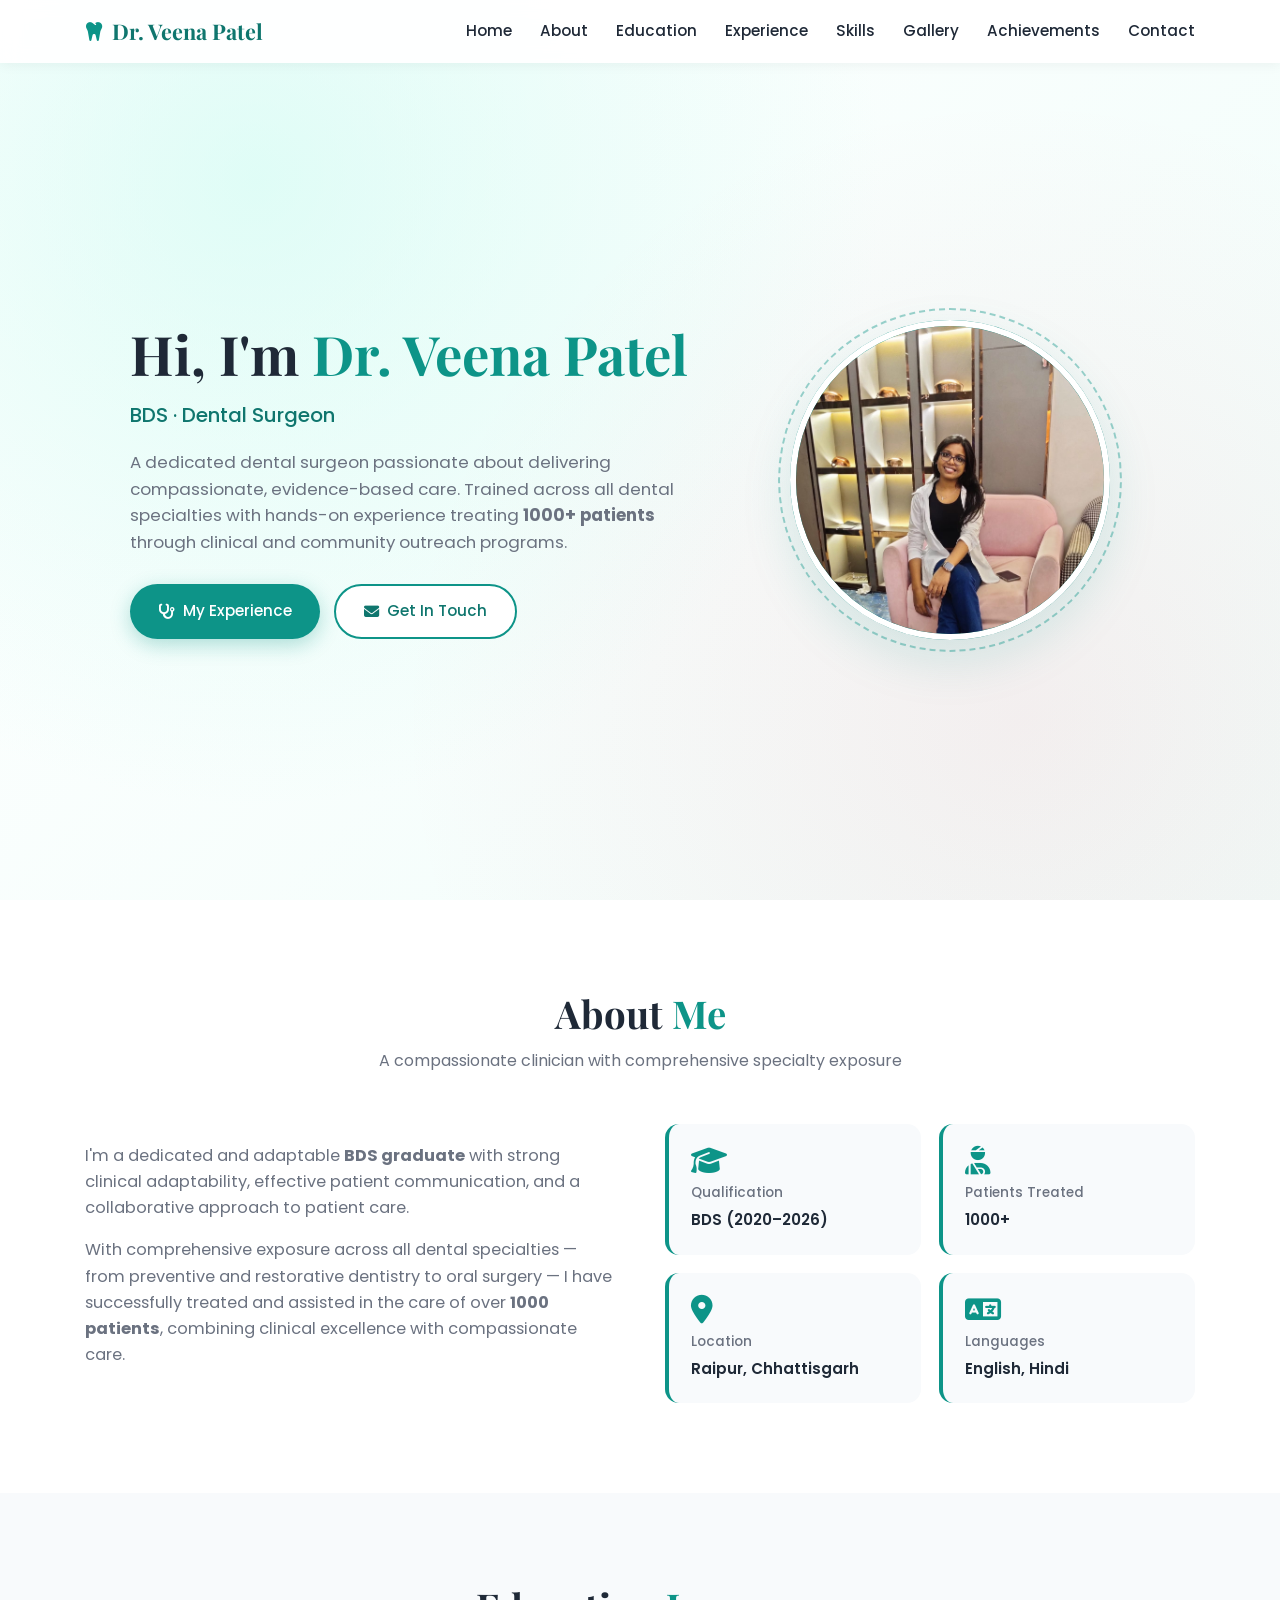
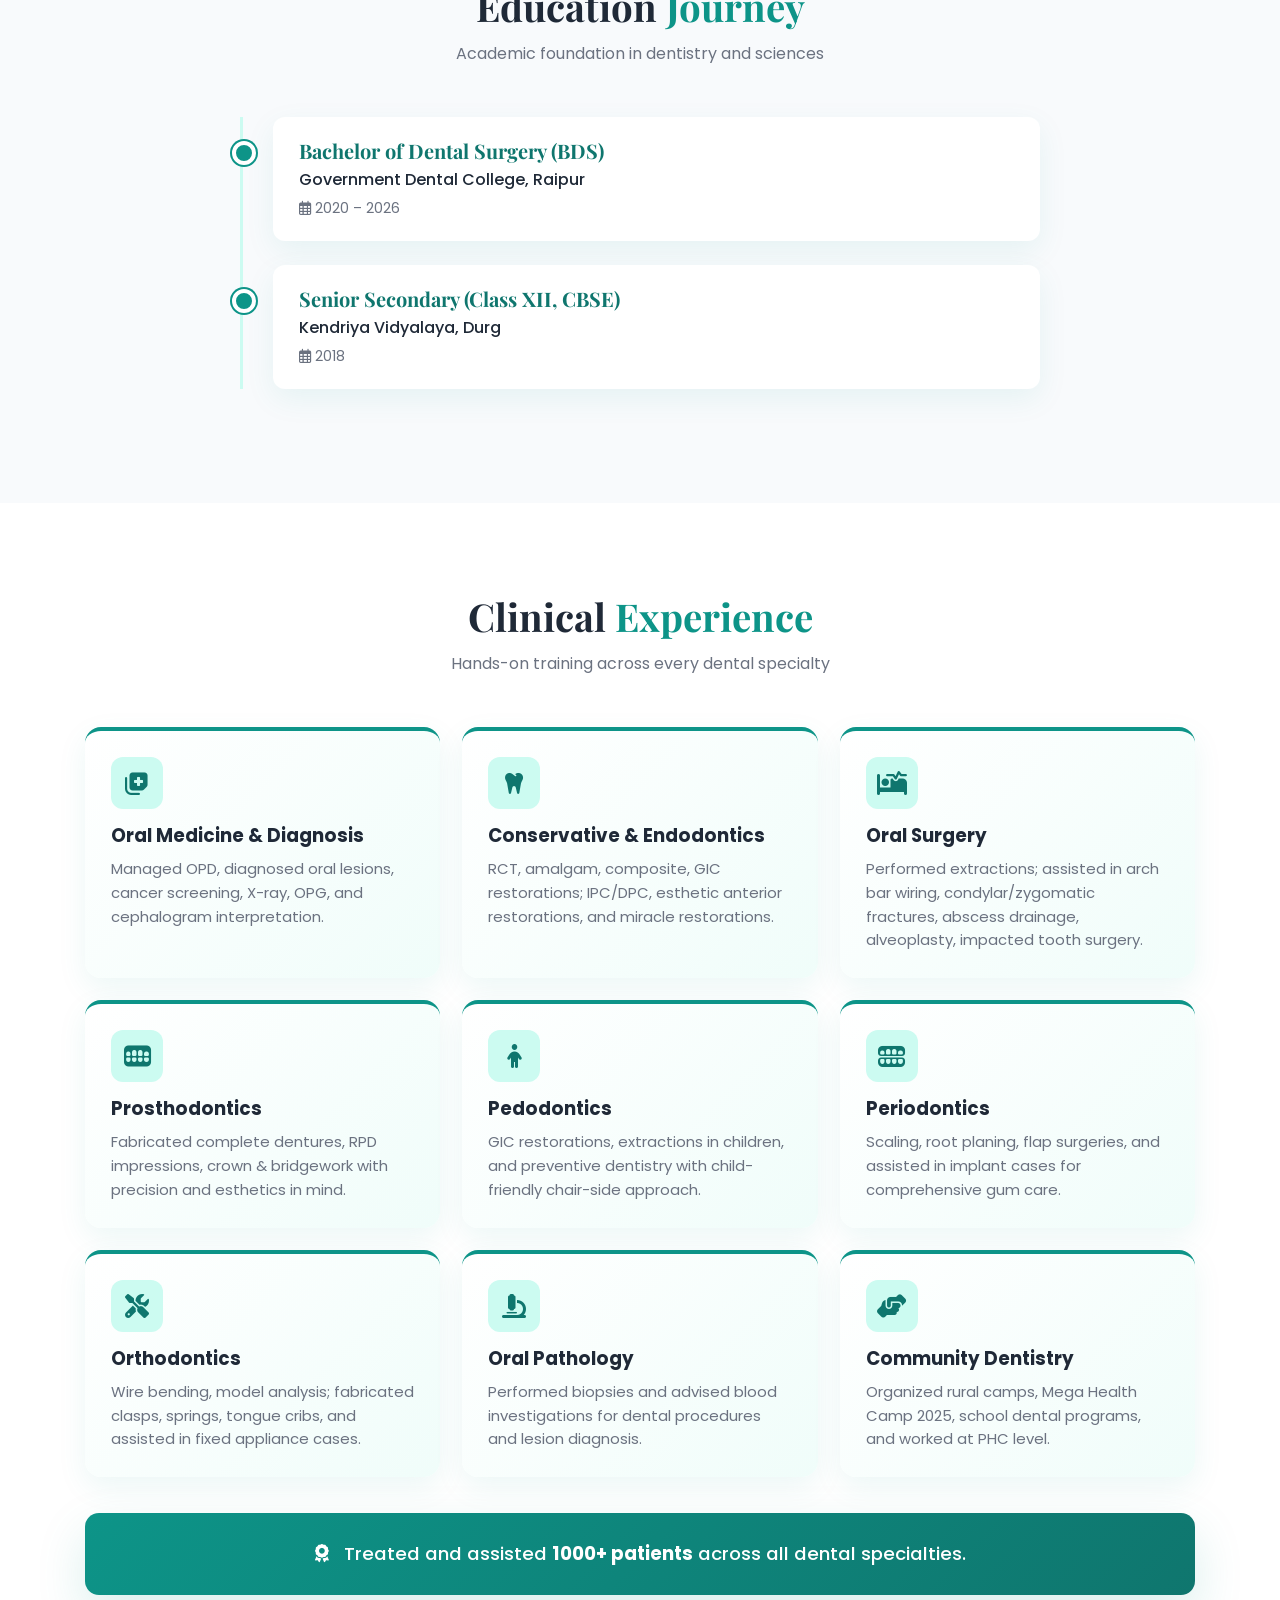
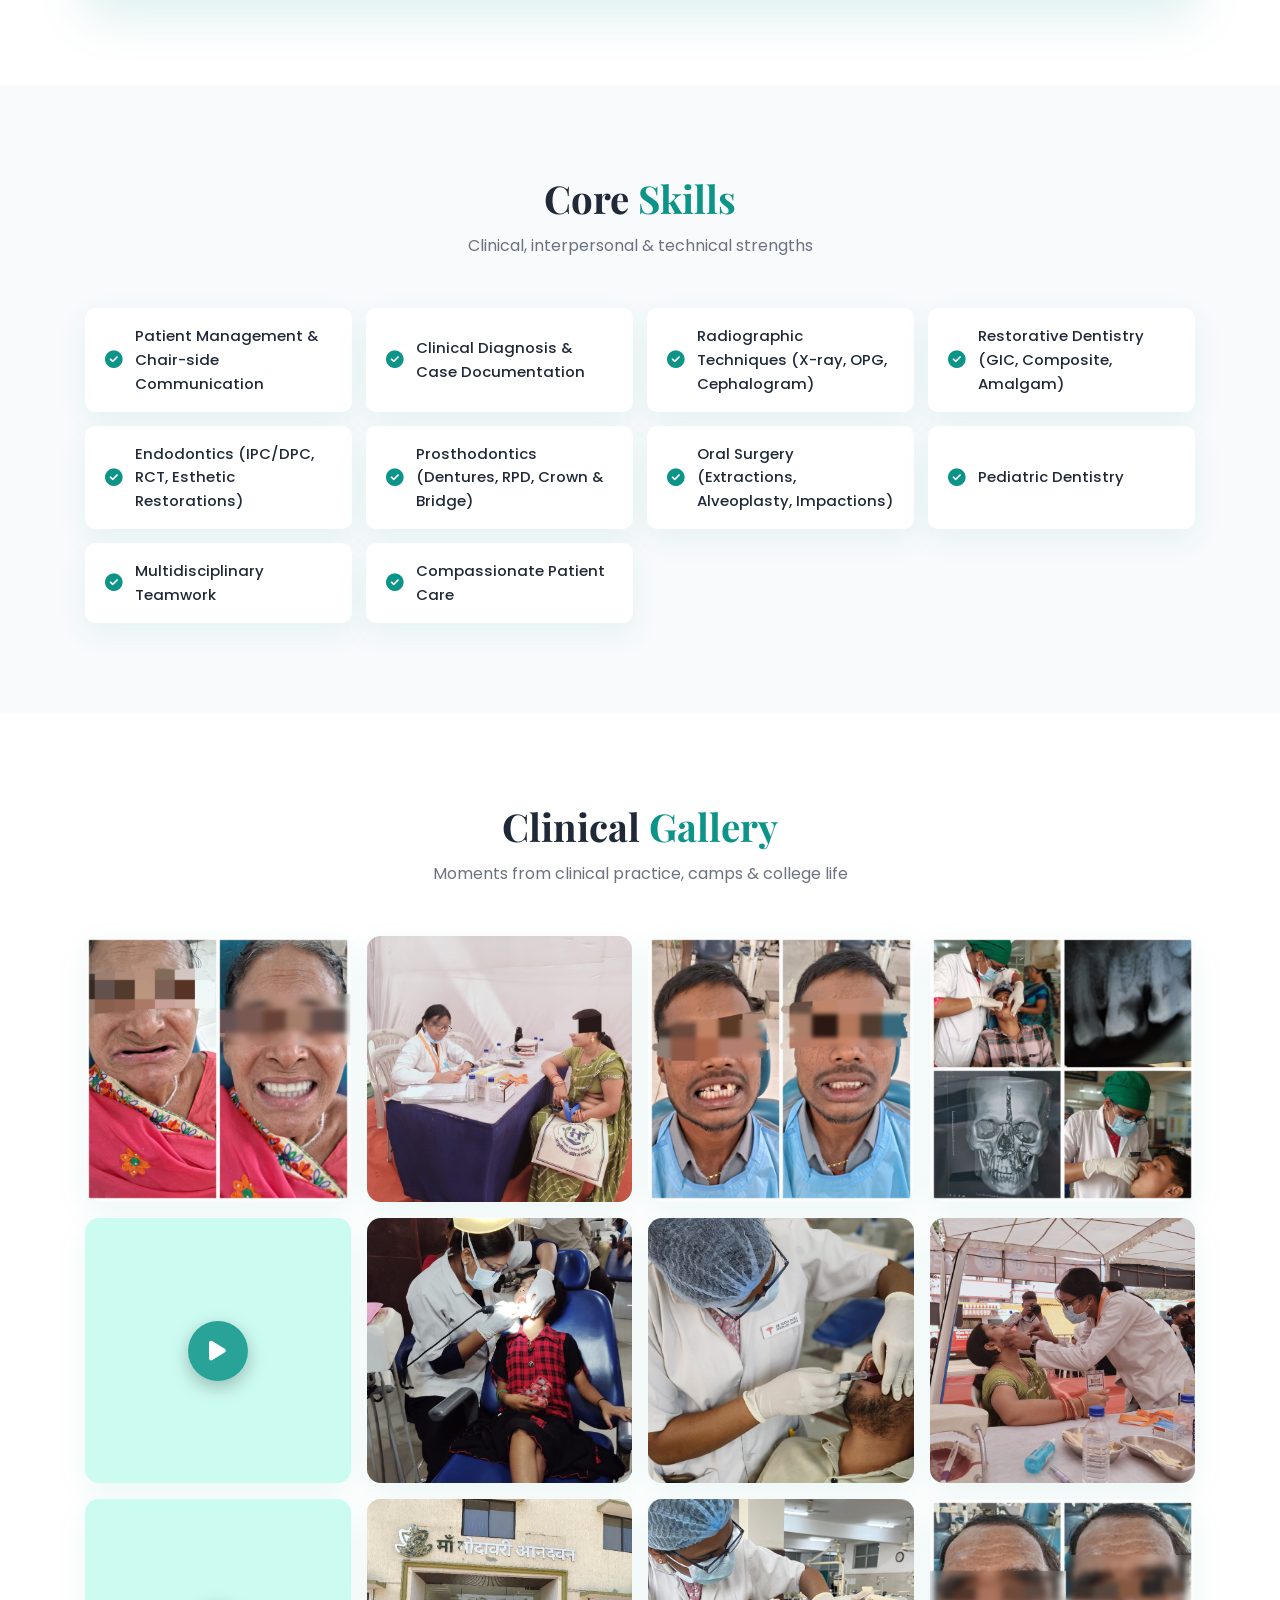
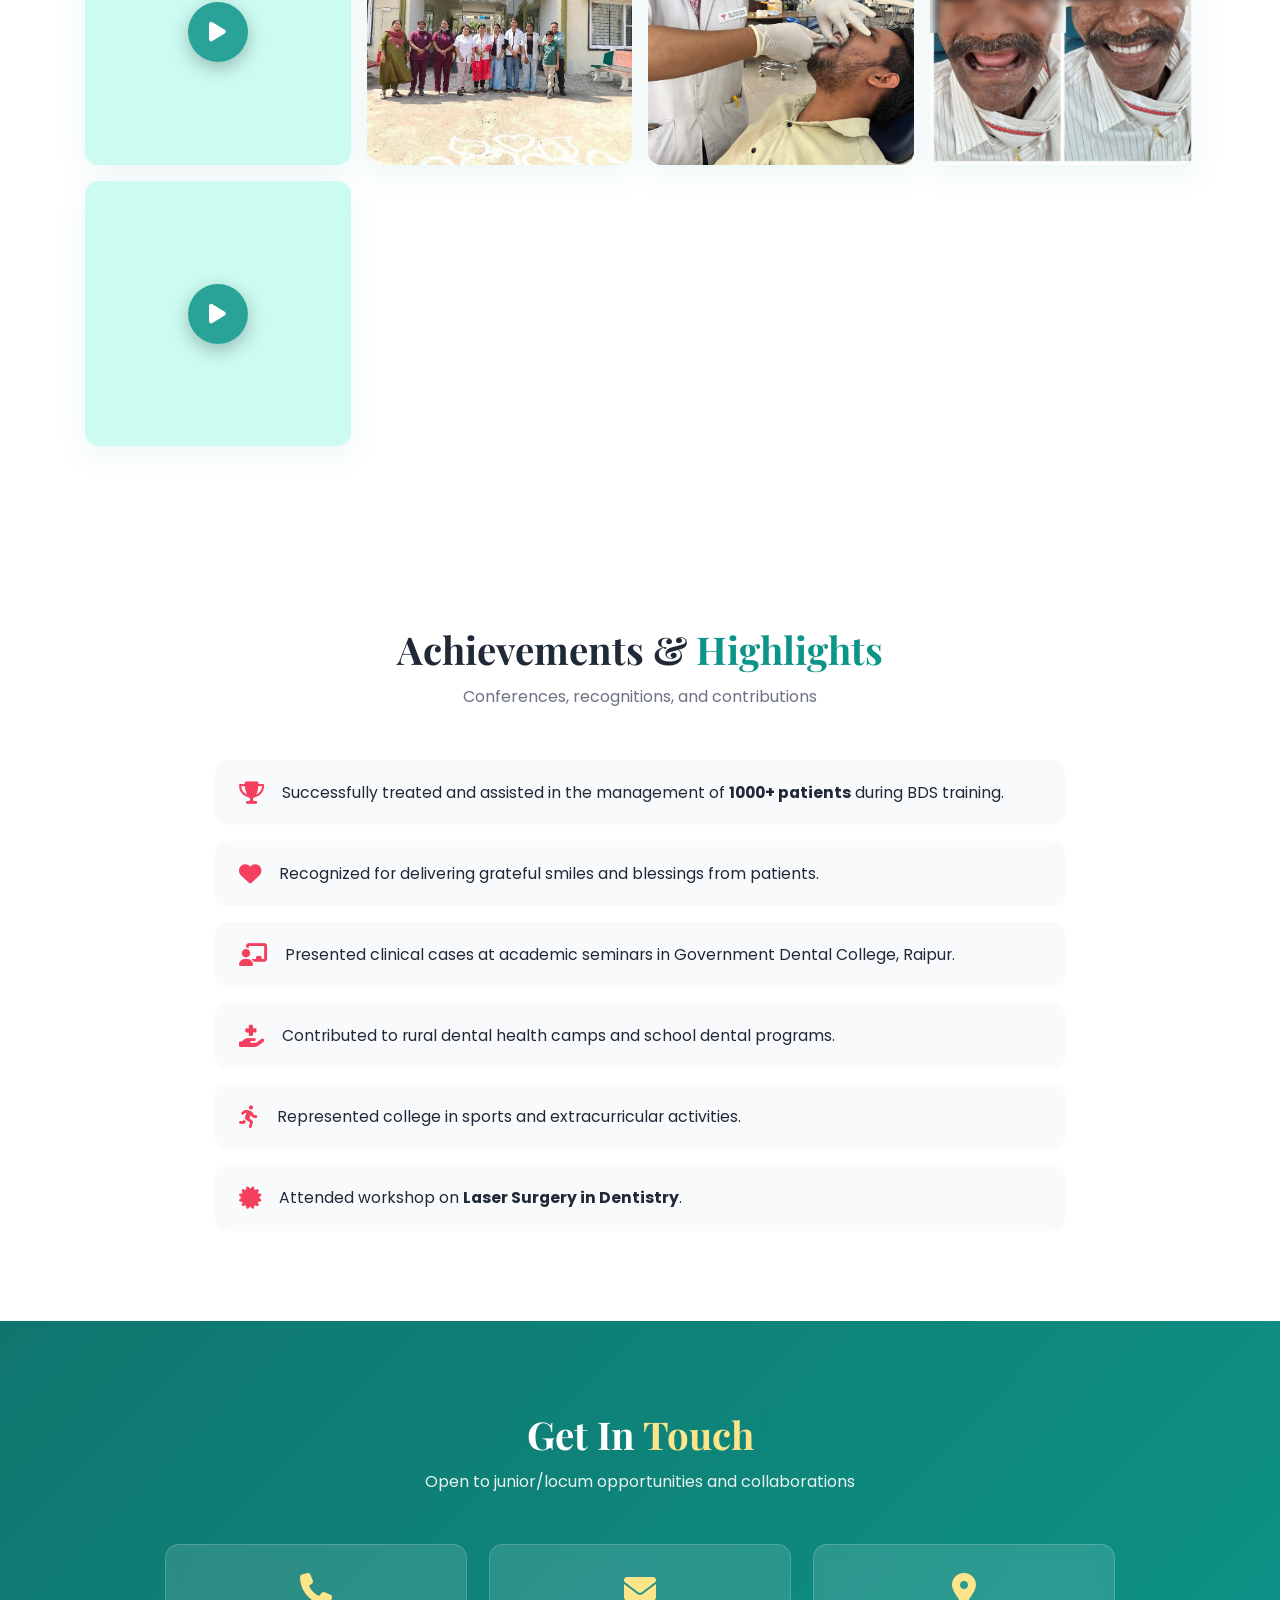
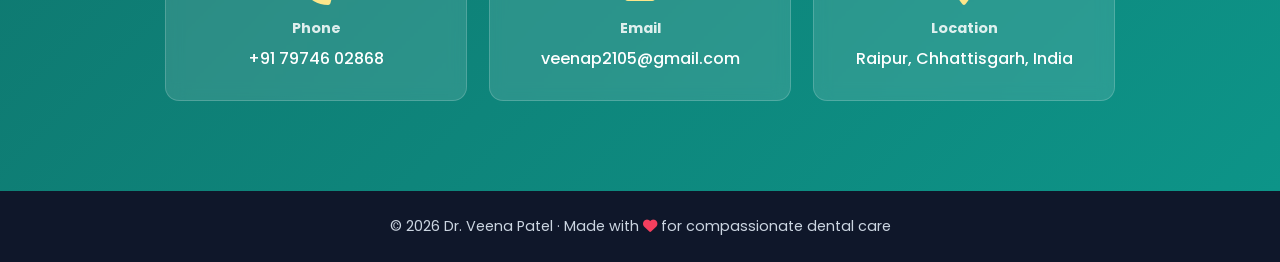
<file: veena.html>
<!DOCTYPE html>
<html lang="en">
<head>
    <meta charset="UTF-8">
    <meta name="viewport" content="width=device-width, initial-scale=1.0">
    <meta name="description" content="Dr. Veena Patel - BDS Graduate. Dental Surgeon Portfolio.">
    <title>Dr. Veena Patel | BDS | Dental Surgeon</title>
    <link rel="stylesheet" href="https://cdnjs.cloudflare.com/ajax/libs/font-awesome/6.4.0/css/all.min.css">
    <link href="https://fonts.googleapis.com/css2?family=Poppins:wght@300;400;500;600;700&family=Playfair+Display:wght@600;700&display=swap" rel="stylesheet">
    <style>
        * { margin: 0; padding: 0; box-sizing: border-box; }

        :root {
            --primary: #0d9488;        /* teal-600 */
            --primary-dark: #0f766e;   /* teal-700 */
            --primary-light: #ccfbf1;  /* teal-100 */
            --accent: #f43f5e;         /* rose-500 */
            --text: #1f2937;
            --text-light: #6b7280;
            --bg: #f8fafc;
            --white: #ffffff;
            --shadow: 0 10px 30px rgba(13, 148, 136, 0.08);
            --shadow-lg: 0 20px 50px rgba(13, 148, 136, 0.15);
        }

        html { scroll-behavior: smooth; }

        body {
            font-family: 'Poppins', sans-serif;
            color: var(--text);
            background: var(--bg);
            line-height: 1.6;
        }

        .container { max-width: 1150px; margin: 0 auto; padding: 0 20px; }

        h1, h2, h3 { font-family: 'Playfair Display', serif; line-height: 1.2; }

        /* Navbar */
        .navbar {
            position: fixed; top: 0; left: 0; right: 0;
            background: rgba(255,255,255,0.95);
            backdrop-filter: blur(10px);
            box-shadow: 0 2px 12px rgba(0,0,0,0.05);
            z-index: 1000;
            padding: 14px 0;
        }
        .navbar .container { display: flex; justify-content: space-between; align-items: center; }
        .nav-brand {
            font-family: 'Playfair Display', serif;
            font-weight: 700;
            font-size: 1.35rem;
            color: var(--primary-dark);
        }
        .nav-brand i { margin-right: 8px; color: var(--primary); }
        .nav-menu { list-style: none; display: flex; gap: 28px; }
        .nav-menu a {
            text-decoration: none; color: var(--text);
            font-weight: 500; font-size: 0.95rem;
            transition: color 0.2s;
        }
        .nav-menu a:hover { color: var(--primary); }
        .hamburger { display: none; flex-direction: column; gap: 5px; cursor: pointer; }
        .hamburger span { width: 25px; height: 3px; background: var(--primary-dark); border-radius: 2px; }

        /* Hero */
        .hero {
            min-height: 100vh;
            padding: 120px 0 60px;
            background:
                radial-gradient(circle at 20% 20%, rgba(204,251,241,0.6), transparent 50%),
                radial-gradient(circle at 80% 80%, rgba(244,63,94,0.08), transparent 50%),
                linear-gradient(135deg, #ffffff 0%, #f0fdfa 100%);
            display: flex; align-items: center;
        }
        .hero-grid {
            display: grid;
            grid-template-columns: 1.4fr 1fr;
            gap: 60px;
            align-items: center;
        }
        .hero-title {
            font-size: 3.4rem;
            color: var(--text);
            margin-bottom: 12px;
        }
        .hero-title .highlight { color: var(--primary); }
        .hero-subtitle {
            font-size: 1.25rem;
            color: var(--primary-dark);
            font-weight: 500;
            margin-bottom: 18px;
        }
        .hero-description {
            font-size: 1.05rem;
            color: var(--text-light);
            margin-bottom: 28px;
            max-width: 560px;
        }
        .hero-buttons { display: flex; gap: 14px; flex-wrap: wrap; }
        .btn {
            padding: 13px 28px;
            border-radius: 50px;
            text-decoration: none;
            font-weight: 500;
            font-size: 0.95rem;
            display: inline-flex; align-items: center; gap: 8px;
            transition: all 0.3s ease;
        }
        .btn-primary {
            background: var(--primary);
            color: white;
            box-shadow: 0 6px 20px rgba(13,148,136,0.3);
        }
        .btn-primary:hover { background: var(--primary-dark); transform: translateY(-2px); }
        .btn-secondary {
            background: white; color: var(--primary-dark);
            border: 2px solid var(--primary);
        }
        .btn-secondary:hover { background: var(--primary-light); }

        .hero-avatar {
            justify-self: center;
            width: 320px; height: 320px;
            border-radius: 50%;
            background: linear-gradient(135deg, var(--primary), var(--primary-dark));
            display: flex; align-items: center; justify-content: center;
            box-shadow: var(--shadow-lg);
            position: relative;
        }
        .hero-avatar::before {
            content: '';
            position: absolute; inset: -12px;
            border-radius: 50%;
            border: 2px dashed var(--primary);
            opacity: 0.4;
            animation: spin 30s linear infinite;
        }
        @keyframes spin { to { transform: rotate(360deg); } }
        .hero-avatar i { font-size: 8rem; color: white; }
        .hero-avatar img {
            width: 100%; height: 100%;
            object-fit: cover;
            border-radius: 50%;
            border: 6px solid white;
        }

        /* Sections */
        section { padding: 90px 0; }
        .section-title {
            text-align: center;
            font-size: 2.4rem;
            margin-bottom: 12px;
            color: var(--text);
        }
        .section-title span { color: var(--primary); }
        .section-subtitle {
            text-align: center;
            color: var(--text-light);
            margin-bottom: 50px;
            font-size: 1rem;
        }

        /* About */
        .about { background: white; }
        .about-grid {
            display: grid;
            grid-template-columns: 1fr 1fr;
            gap: 50px;
            align-items: center;
        }
        .about-text p {
            color: var(--text-light);
            margin-bottom: 16px;
            font-size: 1.02rem;
        }
        .info-cards {
            display: grid;
            grid-template-columns: 1fr 1fr;
            gap: 18px;
        }
        .info-card {
            background: var(--bg);
            padding: 22px;
            border-radius: 14px;
            border-left: 4px solid var(--primary);
            transition: transform 0.3s;
        }
        .info-card:hover { transform: translateY(-4px); }
        .info-card i {
            font-size: 1.8rem;
            color: var(--primary);
            margin-bottom: 8px;
        }
        .info-card h4 { font-family: 'Poppins', sans-serif; font-size: 0.85rem; color: var(--text-light); font-weight: 500; margin-bottom: 4px; }
        .info-card p { font-weight: 600; color: var(--text); font-size: 0.95rem; }

        /* Education */
        .education { background: var(--bg); }
        .timeline {
            max-width: 800px; margin: 0 auto;
            position: relative;
            padding-left: 30px;
            border-left: 3px solid var(--primary-light);
        }
        .timeline-item {
            position: relative;
            background: white;
            padding: 22px 26px;
            border-radius: 12px;
            box-shadow: var(--shadow);
            margin-bottom: 24px;
        }
        .timeline-item::before {
            content: '';
            position: absolute;
            left: -41px; top: 24px;
            width: 16px; height: 16px;
            background: var(--primary);
            border-radius: 50%;
            border: 4px solid white;
            box-shadow: 0 0 0 2px var(--primary);
        }
        .timeline-item h3 { font-size: 1.25rem; color: var(--primary-dark); margin-bottom: 4px; }
        .timeline-item .institute { color: var(--text); font-weight: 500; margin-bottom: 4px; }
        .timeline-item .duration { font-size: 0.88rem; color: var(--text-light); }

        /* Experience */
        .experience { background: white; }
        .exp-grid {
            display: grid;
            grid-template-columns: repeat(auto-fit, minmax(290px, 1fr));
            gap: 22px;
        }
        .exp-card {
            background: linear-gradient(135deg, #ffffff, #f0fdfa);
            padding: 26px;
            border-radius: 16px;
            box-shadow: var(--shadow);
            transition: all 0.3s;
            border-top: 4px solid var(--primary);
        }
        .exp-card:hover {
            transform: translateY(-6px);
            box-shadow: var(--shadow-lg);
        }
        .exp-icon {
            width: 52px; height: 52px;
            background: var(--primary-light);
            border-radius: 12px;
            display: flex; align-items: center; justify-content: center;
            margin-bottom: 16px;
        }
        .exp-icon i { font-size: 1.5rem; color: var(--primary-dark); }
        .exp-card h3 {
            font-family: 'Poppins', sans-serif;
            font-size: 1.15rem;
            margin-bottom: 10px;
            color: var(--text);
        }
        .exp-card p { font-size: 0.93rem; color: var(--text-light); }

        .highlight-banner {
            margin-top: 36px;
            background: linear-gradient(135deg, var(--primary), var(--primary-dark));
            color: white;
            padding: 26px;
            border-radius: 14px;
            text-align: center;
            font-size: 1.15rem;
            font-weight: 500;
            box-shadow: var(--shadow-lg);
        }
        .highlight-banner i { margin-right: 10px; }

        /* Skills */
        .skills { background: var(--bg); }
        .skills-grid {
            display: grid;
            grid-template-columns: repeat(auto-fit, minmax(260px, 1fr));
            gap: 14px;
        }
        .skill-chip {
            background: white;
            padding: 16px 20px;
            border-radius: 10px;
            box-shadow: var(--shadow);
            display: flex; align-items: center; gap: 12px;
            transition: all 0.3s;
        }
        .skill-chip:hover {
            transform: translateX(6px);
            border-left: 4px solid var(--primary);
        }
        .skill-chip i { color: var(--primary); font-size: 1.1rem; }
        .skill-chip span { font-size: 0.93rem; font-weight: 500; }

        /* Achievements */
        .achievements { background: white; }
        .ach-list {
            max-width: 850px;
            margin: 0 auto;
            display: grid;
            gap: 16px;
        }
        .ach-item {
            display: flex; gap: 18px;
            background: var(--bg);
            padding: 20px 24px;
            border-radius: 12px;
            transition: all 0.3s;
        }
        .ach-item:hover { background: var(--primary-light); }
        .ach-item i {
            color: var(--accent);
            font-size: 1.4rem;
            margin-top: 2px;
        }
        .ach-item p { color: var(--text); font-size: 0.98rem; }

        /* Contact */
        .contact {
            background: linear-gradient(135deg, var(--primary-dark), var(--primary));
            color: white;
        }
        .contact .section-title, .contact .section-subtitle { color: white; }
        .contact .section-title span { color: #fde68a; }
        .contact .section-subtitle { opacity: 0.9; }
        .contact-grid {
            display: grid;
            grid-template-columns: repeat(auto-fit, minmax(250px, 1fr));
            gap: 22px;
            max-width: 950px;
            margin: 0 auto;
        }
        .contact-card {
            background: rgba(255,255,255,0.12);
            backdrop-filter: blur(8px);
            padding: 28px 22px;
            border-radius: 14px;
            text-align: center;
            border: 1px solid rgba(255,255,255,0.18);
            transition: all 0.3s;
        }
        .contact-card:hover { background: rgba(255,255,255,0.18); transform: translateY(-4px); }
        .contact-card i { font-size: 2rem; margin-bottom: 12px; color: #fde68a; }
        .contact-card h4 { font-family: 'Poppins', sans-serif; font-size: 0.9rem; margin-bottom: 6px; opacity: 0.85; }
        .contact-card a, .contact-card p {
            color: white; text-decoration: none; font-weight: 500; font-size: 1rem;
            word-break: break-word;
        }
        .contact-card a:hover { text-decoration: underline; }

        /* Footer */
        footer {
            background: #0f172a;
            color: #cbd5e1;
            text-align: center;
            padding: 24px 0;
            font-size: 0.9rem;
        }
        footer i { color: var(--accent); }

        /* Gallery */
        .gallery { background: white; }
        .gallery-grid {
            display: grid;
            grid-template-columns: repeat(auto-fill, minmax(240px, 1fr));
            gap: 16px;
        }
        .gallery-item {
            position: relative;
            aspect-ratio: 1 / 1;
            overflow: hidden;
            border-radius: 14px;
            cursor: pointer;
            box-shadow: var(--shadow);
            background: var(--primary-light);
            transition: transform 0.35s ease, box-shadow 0.35s ease;
        }
        .gallery-item img, .gallery-item video {
            width: 100%; height: 100%;
            object-fit: cover;
            display: block;
            transition: transform 0.5s ease;
        }
        .gallery-item:hover { transform: translateY(-4px); box-shadow: var(--shadow-lg); }
        .gallery-item:hover img, .gallery-item:hover video { transform: scale(1.08); }
        .gallery-item .gallery-overlay {
            position: absolute; inset: 0;
            background: linear-gradient(to top, rgba(15, 118, 110, 0.7), transparent 50%);
            opacity: 0;
            transition: opacity 0.3s ease;
            display: flex; align-items: flex-end; justify-content: center;
            padding: 16px;
            color: white;
            font-size: 1.2rem;
        }
        .gallery-item:hover .gallery-overlay { opacity: 1; }
        .gallery-item.video-item::after {
            content: '\f04b';
            font-family: 'Font Awesome 6 Free';
            font-weight: 900;
            position: absolute;
            top: 50%; left: 50%;
            transform: translate(-50%, -50%);
            width: 60px; height: 60px;
            background: rgba(13, 148, 136, 0.85);
            color: white;
            border-radius: 50%;
            display: flex; align-items: center; justify-content: center;
            font-size: 1.4rem;
            pointer-events: none;
            box-shadow: 0 6px 18px rgba(0,0,0,0.25);
        }

        /* Lightbox */
        .lightbox {
            position: fixed; inset: 0;
            background: rgba(0, 0, 0, 0.92);
            display: none;
            align-items: center; justify-content: center;
            z-index: 2000;
            padding: 30px;
            animation: fadeIn 0.25s ease;
        }
        .lightbox.active { display: flex; }
        @keyframes fadeIn { from { opacity: 0; } to { opacity: 1; } }
        .lightbox-content {
            max-width: 92vw;
            max-height: 88vh;
            border-radius: 10px;
            box-shadow: 0 20px 60px rgba(0,0,0,0.5);
        }
        .lightbox-content img, .lightbox-content video {
            max-width: 92vw;
            max-height: 88vh;
            border-radius: 10px;
            display: block;
        }
        .lightbox-close, .lightbox-prev, .lightbox-next {
            position: absolute;
            background: rgba(255,255,255,0.12);
            color: white;
            border: none;
            width: 50px; height: 50px;
            border-radius: 50%;
            font-size: 1.4rem;
            cursor: pointer;
            display: flex; align-items: center; justify-content: center;
            transition: background 0.2s, transform 0.2s;
            backdrop-filter: blur(10px);
        }
        .lightbox-close:hover, .lightbox-prev:hover, .lightbox-next:hover {
            background: rgba(255,255,255,0.25);
            transform: scale(1.1);
        }
        .lightbox-close { top: 24px; right: 24px; }
        .lightbox-prev { left: 24px; top: 50%; transform: translateY(-50%); }
        .lightbox-next { right: 24px; top: 50%; transform: translateY(-50%); }
        .lightbox-prev:hover, .lightbox-next:hover { transform: translateY(-50%) scale(1.1); }
        .lightbox-counter {
            position: absolute;
            bottom: 24px; left: 50%;
            transform: translateX(-50%);
            color: white;
            background: rgba(0,0,0,0.5);
            padding: 6px 16px;
            border-radius: 20px;
            font-size: 0.9rem;
        }

        /* Responsive */
        @media (max-width: 860px) {
            .nav-menu { display: none; }
            .hamburger { display: flex; }
            .nav-menu.active {
                display: flex;
                position: absolute; top: 60px; left: 0; right: 0;
                background: white;
                flex-direction: column;
                padding: 20px;
                gap: 18px;
                box-shadow: 0 8px 20px rgba(0,0,0,0.1);
            }
            .hero-grid, .about-grid { grid-template-columns: 1fr; gap: 40px; }
            .hero-title { font-size: 2.3rem; }
            .hero-avatar { width: 240px; height: 240px; }
            .hero-avatar i { font-size: 6rem; }
            .section-title { font-size: 1.9rem; }
            section { padding: 60px 0; }
            .info-cards { grid-template-columns: 1fr; }
            .gallery-grid { grid-template-columns: repeat(auto-fill, minmax(150px, 1fr)); gap: 10px; }
            .lightbox-close, .lightbox-prev, .lightbox-next { width: 42px; height: 42px; font-size: 1.1rem; }
            .lightbox-close { top: 14px; right: 14px; }
            .lightbox-prev { left: 10px; }
            .lightbox-next { right: 10px; }
        }
    </style>
</head>
<body>
    <!-- Navigation -->
    <nav class="navbar">
        <div class="container">
            <div class="nav-brand"><i class="fas fa-tooth"></i>Dr. Veena Patel</div>
            <ul class="nav-menu" id="navMenu">
                <li><a href="#home">Home</a></li>
                <li><a href="#about">About</a></li>
                <li><a href="#education">Education</a></li>
                <li><a href="#experience">Experience</a></li>
                <li><a href="#skills">Skills</a></li>
                <li><a href="#gallery">Gallery</a></li>
                <li><a href="#achievements">Achievements</a></li>
                <li><a href="#contact">Contact</a></li>
            </ul>
            <div class="hamburger" id="hamburger">
                <span></span><span></span><span></span>
            </div>
        </div>
    </nav>

    <!-- Hero -->
    <section id="home" class="hero">
        <div class="container">
            <div class="hero-grid">
                <div>
                    <h1 class="hero-title">Hi, I'm <span class="highlight">Dr. Veena Patel</span></h1>
                    <p class="hero-subtitle">BDS &middot; Dental Surgeon</p>
                    <p class="hero-description">
                        A dedicated dental surgeon passionate about delivering compassionate, evidence-based care.
                        Trained across all dental specialties with hands-on experience treating
                        <strong>1000+ patients</strong> through clinical and community outreach programs.
                    </p>
                    <div class="hero-buttons">
                        <a href="#experience" class="btn btn-primary"><i class="fas fa-stethoscope"></i> My Experience</a>
                        <a href="#contact" class="btn btn-secondary"><i class="fas fa-envelope"></i> Get In Touch</a>
                    </div>
                </div>
                <div class="hero-avatar">
                    <img src="Veena_dental/veena_photo.jpeg" alt="Dr. Veena Patel">
                </div>
            </div>
        </div>
    </section>

    <!-- About -->
    <section id="about" class="about">
        <div class="container">
            <h2 class="section-title">About <span>Me</span></h2>
            <p class="section-subtitle">A compassionate clinician with comprehensive specialty exposure</p>
            <div class="about-grid">
                <div class="about-text">
                    <p>
                        I'm a dedicated and adaptable <strong>BDS graduate</strong> with strong clinical adaptability,
                        effective patient communication, and a collaborative approach to patient care.
                    </p>
                    <p>
                        With comprehensive exposure across all dental specialties — from preventive and restorative
                        dentistry to oral surgery — I have successfully treated and assisted in the care of
                        over <strong>1000 patients</strong>, combining clinical excellence with compassionate care.
                    </p>
                </div>
                <div class="info-cards">
                    <div class="info-card">
                        <i class="fas fa-graduation-cap"></i>
                        <h4>Qualification</h4>
                        <p>BDS (2020–2026)</p>
                    </div>
                    <div class="info-card">
                        <i class="fas fa-user-injured"></i>
                        <h4>Patients Treated</h4>
                        <p>1000+</p>
                    </div>
                    <div class="info-card">
                        <i class="fas fa-map-marker-alt"></i>
                        <h4>Location</h4>
                        <p>Raipur, Chhattisgarh</p>
                    </div>
                    <div class="info-card">
                        <i class="fas fa-language"></i>
                        <h4>Languages</h4>
                        <p>English, Hindi</p>
                    </div>
                </div>
            </div>
        </div>
    </section>

    <!-- Education -->
    <section id="education" class="education">
        <div class="container">
            <h2 class="section-title">Education <span>Journey</span></h2>
            <p class="section-subtitle">Academic foundation in dentistry and sciences</p>
            <div class="timeline">
                <div class="timeline-item">
                    <h3>Bachelor of Dental Surgery (BDS)</h3>
                    <p class="institute">Government Dental College, Raipur</p>
                    <p class="duration"><i class="far fa-calendar-alt"></i> 2020 – 2026</p>
                </div>
                <div class="timeline-item">
                    <h3>Senior Secondary (Class XII, CBSE)</h3>
                    <p class="institute">Kendriya Vidyalaya, Durg</p>
                    <p class="duration"><i class="far fa-calendar-alt"></i> 2018</p>
                </div>
            </div>
        </div>
    </section>

    <!-- Experience -->
    <section id="experience" class="experience">
        <div class="container">
            <h2 class="section-title">Clinical <span>Experience</span></h2>
            <p class="section-subtitle">Hands-on training across every dental specialty</p>
            <div class="exp-grid">
                <div class="exp-card">
                    <div class="exp-icon"><i class="fas fa-notes-medical"></i></div>
                    <h3>Oral Medicine & Diagnosis</h3>
                    <p>Managed OPD, diagnosed oral lesions, cancer screening, X-ray, OPG, and cephalogram interpretation.</p>
                </div>
                <div class="exp-card">
                    <div class="exp-icon"><i class="fas fa-tooth"></i></div>
                    <h3>Conservative & Endodontics</h3>
                    <p>RCT, amalgam, composite, GIC restorations; IPC/DPC, esthetic anterior restorations, and miracle restorations.</p>
                </div>
                <div class="exp-card">
                    <div class="exp-icon"><i class="fas fa-procedures"></i></div>
                    <h3>Oral Surgery</h3>
                    <p>Performed extractions; assisted in arch bar wiring, condylar/zygomatic fractures, abscess drainage, alveoplasty, impacted tooth surgery.</p>
                </div>
                <div class="exp-card">
                    <div class="exp-icon"><i class="fas fa-teeth"></i></div>
                    <h3>Prosthodontics</h3>
                    <p>Fabricated complete dentures, RPD impressions, crown & bridgework with precision and esthetics in mind.</p>
                </div>
                <div class="exp-card">
                    <div class="exp-icon"><i class="fas fa-child"></i></div>
                    <h3>Pedodontics</h3>
                    <p>GIC restorations, extractions in children, and preventive dentistry with child-friendly chair-side approach.</p>
                </div>
                <div class="exp-card">
                    <div class="exp-icon"><i class="fas fa-teeth-open"></i></div>
                    <h3>Periodontics</h3>
                    <p>Scaling, root planing, flap surgeries, and assisted in implant cases for comprehensive gum care.</p>
                </div>
                <div class="exp-card">
                    <div class="exp-icon"><i class="fas fa-tools"></i></div>
                    <h3>Orthodontics</h3>
                    <p>Wire bending, model analysis; fabricated clasps, springs, tongue cribs, and assisted in fixed appliance cases.</p>
                </div>
                <div class="exp-card">
                    <div class="exp-icon"><i class="fas fa-microscope"></i></div>
                    <h3>Oral Pathology</h3>
                    <p>Performed biopsies and advised blood investigations for dental procedures and lesion diagnosis.</p>
                </div>
                <div class="exp-card">
                    <div class="exp-icon"><i class="fas fa-hands-helping"></i></div>
                    <h3>Community Dentistry</h3>
                    <p>Organized rural camps, Mega Health Camp 2025, school dental programs, and worked at PHC level.</p>
                </div>
            </div>
            <div class="highlight-banner">
                <i class="fas fa-award"></i>
                Treated and assisted <strong>1000+ patients</strong> across all dental specialties.
            </div>
        </div>
    </section>

    <!-- Skills -->
    <section id="skills" class="skills">
        <div class="container">
            <h2 class="section-title">Core <span>Skills</span></h2>
            <p class="section-subtitle">Clinical, interpersonal & technical strengths</p>
            <div class="skills-grid">
                <div class="skill-chip"><i class="fas fa-check-circle"></i><span>Patient Management & Chair-side Communication</span></div>
                <div class="skill-chip"><i class="fas fa-check-circle"></i><span>Clinical Diagnosis & Case Documentation</span></div>
                <div class="skill-chip"><i class="fas fa-check-circle"></i><span>Radiographic Techniques (X-ray, OPG, Cephalogram)</span></div>
                <div class="skill-chip"><i class="fas fa-check-circle"></i><span>Restorative Dentistry (GIC, Composite, Amalgam)</span></div>
                <div class="skill-chip"><i class="fas fa-check-circle"></i><span>Endodontics (IPC/DPC, RCT, Esthetic Restorations)</span></div>
                <div class="skill-chip"><i class="fas fa-check-circle"></i><span>Prosthodontics (Dentures, RPD, Crown & Bridge)</span></div>
                <div class="skill-chip"><i class="fas fa-check-circle"></i><span>Oral Surgery (Extractions, Alveoplasty, Impactions)</span></div>
                <div class="skill-chip"><i class="fas fa-check-circle"></i><span>Pediatric Dentistry</span></div>
                <div class="skill-chip"><i class="fas fa-check-circle"></i><span>Multidisciplinary Teamwork</span></div>
                <div class="skill-chip"><i class="fas fa-check-circle"></i><span>Compassionate Patient Care</span></div>
            </div>
        </div>
    </section>

    <!-- Gallery -->
    <section id="gallery" class="gallery">
        <div class="container">
            <h2 class="section-title">Clinical <span>Gallery</span></h2>
            <p class="section-subtitle">Moments from clinical practice, camps & college life</p>
            <div class="gallery-grid" id="galleryGrid">
                <div class="gallery-item" data-type="image" data-src="Veena_dental/gallery-01.jpeg"><img src="Veena_dental/gallery-01.jpeg" alt="Dental moment 1" loading="lazy"><div class="gallery-overlay"><i class="fas fa-search-plus"></i></div></div>
                <div class="gallery-item" data-type="image" data-src="Veena_dental/gallery-02.jpeg"><img src="Veena_dental/gallery-02.jpeg" alt="Dental moment 2" loading="lazy"><div class="gallery-overlay"><i class="fas fa-search-plus"></i></div></div>
                <div class="gallery-item" data-type="image" data-src="Veena_dental/gallery-03.jpeg"><img src="Veena_dental/gallery-03.jpeg" alt="Dental moment 3" loading="lazy"><div class="gallery-overlay"><i class="fas fa-search-plus"></i></div></div>
                <div class="gallery-item" data-type="image" data-src="Veena_dental/gallery-04.jpeg"><img src="Veena_dental/gallery-04.jpeg" alt="Dental moment 4" loading="lazy"><div class="gallery-overlay"><i class="fas fa-search-plus"></i></div></div>
                <div class="gallery-item video-item" data-type="video" data-src="Veena_dental/video-01.mp4"><video src="Veena_dental/video-01.mp4" muted preload="metadata"></video><div class="gallery-overlay"></div></div>
                <div class="gallery-item" data-type="image" data-src="Veena_dental/gallery-05.jpeg"><img src="Veena_dental/gallery-05.jpeg" alt="Dental moment 5" loading="lazy"><div class="gallery-overlay"><i class="fas fa-search-plus"></i></div></div>
                <div class="gallery-item" data-type="image" data-src="Veena_dental/gallery-06.jpeg"><img src="Veena_dental/gallery-06.jpeg" alt="Dental moment 6" loading="lazy"><div class="gallery-overlay"><i class="fas fa-search-plus"></i></div></div>
                <div class="gallery-item" data-type="image" data-src="Veena_dental/gallery-07.jpeg"><img src="Veena_dental/gallery-07.jpeg" alt="Dental moment 7" loading="lazy"><div class="gallery-overlay"><i class="fas fa-search-plus"></i></div></div>
                <div class="gallery-item video-item" data-type="video" data-src="Veena_dental/video-02.mp4"><video src="Veena_dental/video-02.mp4" muted preload="metadata"></video><div class="gallery-overlay"></div></div>
                <div class="gallery-item" data-type="image" data-src="Veena_dental/gallery-08.jpeg"><img src="Veena_dental/gallery-08.jpeg" alt="Dental moment 8" loading="lazy"><div class="gallery-overlay"><i class="fas fa-search-plus"></i></div></div>
                <div class="gallery-item" data-type="image" data-src="Veena_dental/gallery-09.jpeg"><img src="Veena_dental/gallery-09.jpeg" alt="Dental moment 9" loading="lazy"><div class="gallery-overlay"><i class="fas fa-search-plus"></i></div></div>
                <div class="gallery-item" data-type="image" data-src="Veena_dental/gallery-10.jpeg"><img src="Veena_dental/gallery-10.jpeg" alt="Dental moment 10" loading="lazy"><div class="gallery-overlay"><i class="fas fa-search-plus"></i></div></div>
                <div class="gallery-item video-item" data-type="video" data-src="Veena_dental/video-03.mp4"><video src="Veena_dental/video-03.mp4" muted preload="metadata"></video><div class="gallery-overlay"></div></div>
            </div>
        </div>
    </section>

    <!-- Lightbox -->
    <div class="lightbox" id="lightbox">
        <button class="lightbox-close" id="lightboxClose" aria-label="Close"><i class="fas fa-times"></i></button>
        <button class="lightbox-prev" id="lightboxPrev" aria-label="Previous"><i class="fas fa-chevron-left"></i></button>
        <button class="lightbox-next" id="lightboxNext" aria-label="Next"><i class="fas fa-chevron-right"></i></button>
        <div class="lightbox-content" id="lightboxContent"></div>
        <div class="lightbox-counter" id="lightboxCounter"></div>
    </div>

    <!-- Achievements -->
    <section id="achievements" class="achievements">
        <div class="container">
            <h2 class="section-title">Achievements & <span>Highlights</span></h2>
            <p class="section-subtitle">Conferences, recognitions, and contributions</p>
            <div class="ach-list">
                <div class="ach-item"><i class="fas fa-trophy"></i><p>Successfully treated and assisted in the management of <strong>1000+ patients</strong> during BDS training.</p></div>
                <div class="ach-item"><i class="fas fa-heart"></i><p>Recognized for delivering grateful smiles and blessings from patients.</p></div>
                <div class="ach-item"><i class="fas fa-chalkboard-teacher"></i><p>Presented clinical cases at academic seminars in Government Dental College, Raipur.</p></div>
                <div class="ach-item"><i class="fas fa-hand-holding-medical"></i><p>Contributed to rural dental health camps and school dental programs.</p></div>
                <div class="ach-item"><i class="fas fa-running"></i><p>Represented college in sports and extracurricular activities.</p></div>
                <div class="ach-item"><i class="fas fa-certificate"></i><p>Attended workshop on <strong>Laser Surgery in Dentistry</strong>.</p></div>
            </div>
        </div>
    </section>

    <!-- Contact -->
    <section id="contact" class="contact">
        <div class="container">
            <h2 class="section-title">Get In <span>Touch</span></h2>
            <p class="section-subtitle">Open to junior/locum opportunities and collaborations</p>
            <div class="contact-grid">
                <div class="contact-card">
                    <i class="fas fa-phone"></i>
                    <h4>Phone</h4>
                    <a href="tel:+917974602868">+91 79746 02868</a>
                </div>
                <div class="contact-card">
                    <i class="fas fa-envelope"></i>
                    <h4>Email</h4>
                    <a href="mailto:veenap2105@gmail.com">veenap2105@gmail.com</a>
                </div>
                <div class="contact-card">
                    <i class="fas fa-map-marker-alt"></i>
                    <h4>Location</h4>
                    <p>Raipur, Chhattisgarh, India</p>
                </div>
            </div>
        </div>
    </section>

    <!-- Footer -->
    <footer>
        <div class="container">
            <p>&copy; 2026 Dr. Veena Patel &middot; Made with <i class="fas fa-heart"></i> for compassionate dental care</p>
        </div>
    </footer>

    <script>
        // Mobile menu toggle
        const hamburger = document.getElementById('hamburger');
        const navMenu = document.getElementById('navMenu');
        hamburger.addEventListener('click', () => navMenu.classList.toggle('active'));
        document.querySelectorAll('.nav-menu a').forEach(link => {
            link.addEventListener('click', () => navMenu.classList.remove('active'));
        });

        // Lightbox
        const galleryItems = Array.from(document.querySelectorAll('.gallery-item'));
        const lightbox = document.getElementById('lightbox');
        const lightboxContent = document.getElementById('lightboxContent');
        const lightboxCounter = document.getElementById('lightboxCounter');
        let currentIndex = 0;

        function renderLightbox(index) {
            const item = galleryItems[index];
            const type = item.dataset.type;
            const src = item.dataset.src;
            if (type === 'video') {
                lightboxContent.innerHTML = `<video src="${src}" controls autoplay playsinline></video>`;
            } else {
                lightboxContent.innerHTML = `<img src="${src}" alt="Gallery image">`;
            }
            lightboxCounter.textContent = `${index + 1} / ${galleryItems.length}`;
            currentIndex = index;
        }

        function openLightbox(index) {
            renderLightbox(index);
            lightbox.classList.add('active');
            document.body.style.overflow = 'hidden';
        }

        function closeLightbox() {
            lightbox.classList.remove('active');
            lightboxContent.innerHTML = '';
            document.body.style.overflow = '';
        }

        galleryItems.forEach((item, i) => {
            item.addEventListener('click', () => openLightbox(i));
        });

        document.getElementById('lightboxClose').addEventListener('click', closeLightbox);
        document.getElementById('lightboxPrev').addEventListener('click', (e) => {
            e.stopPropagation();
            renderLightbox((currentIndex - 1 + galleryItems.length) % galleryItems.length);
        });
        document.getElementById('lightboxNext').addEventListener('click', (e) => {
            e.stopPropagation();
            renderLightbox((currentIndex + 1) % galleryItems.length);
        });
        lightbox.addEventListener('click', (e) => {
            if (e.target === lightbox) closeLightbox();
        });
        document.addEventListener('keydown', (e) => {
            if (!lightbox.classList.contains('active')) return;
            if (e.key === 'Escape') closeLightbox();
            if (e.key === 'ArrowLeft') renderLightbox((currentIndex - 1 + galleryItems.length) % galleryItems.length);
            if (e.key === 'ArrowRight') renderLightbox((currentIndex + 1) % galleryItems.length);
        });
    </script>
</body>
</html>
</file>
